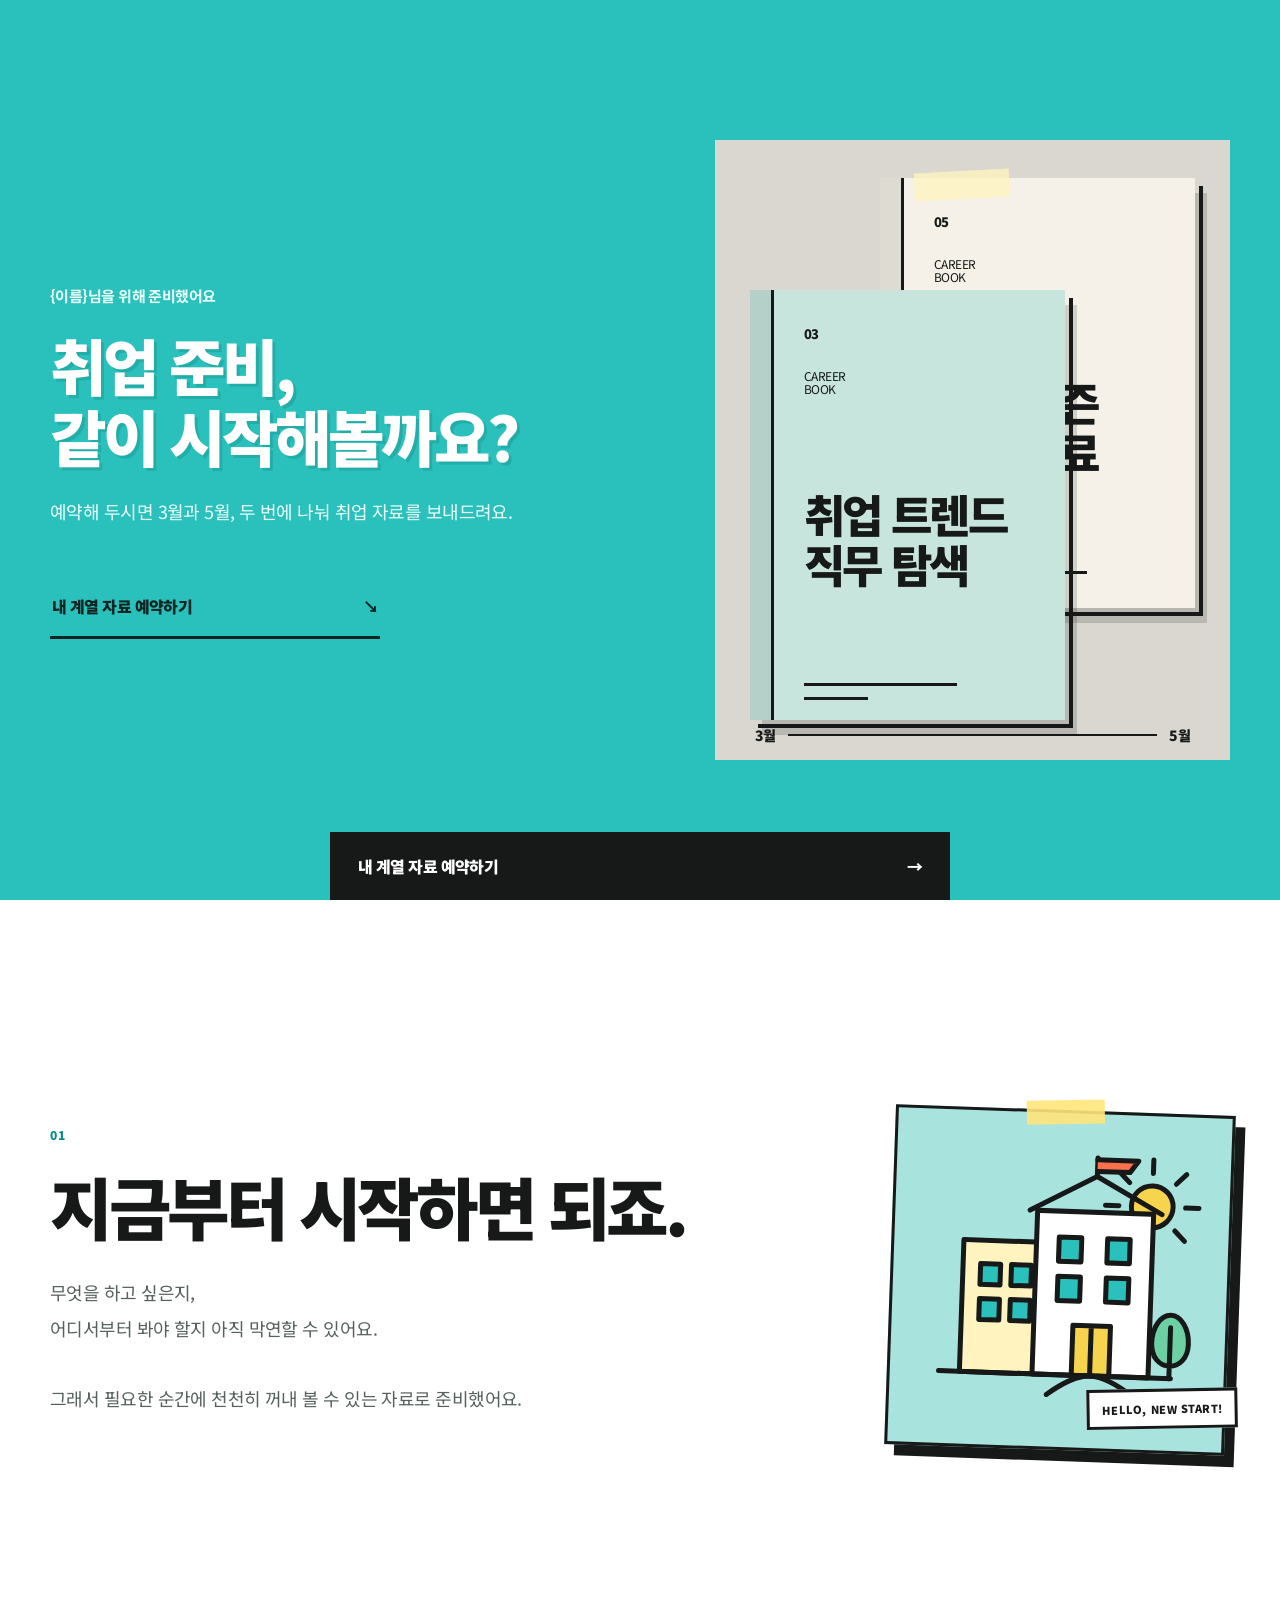
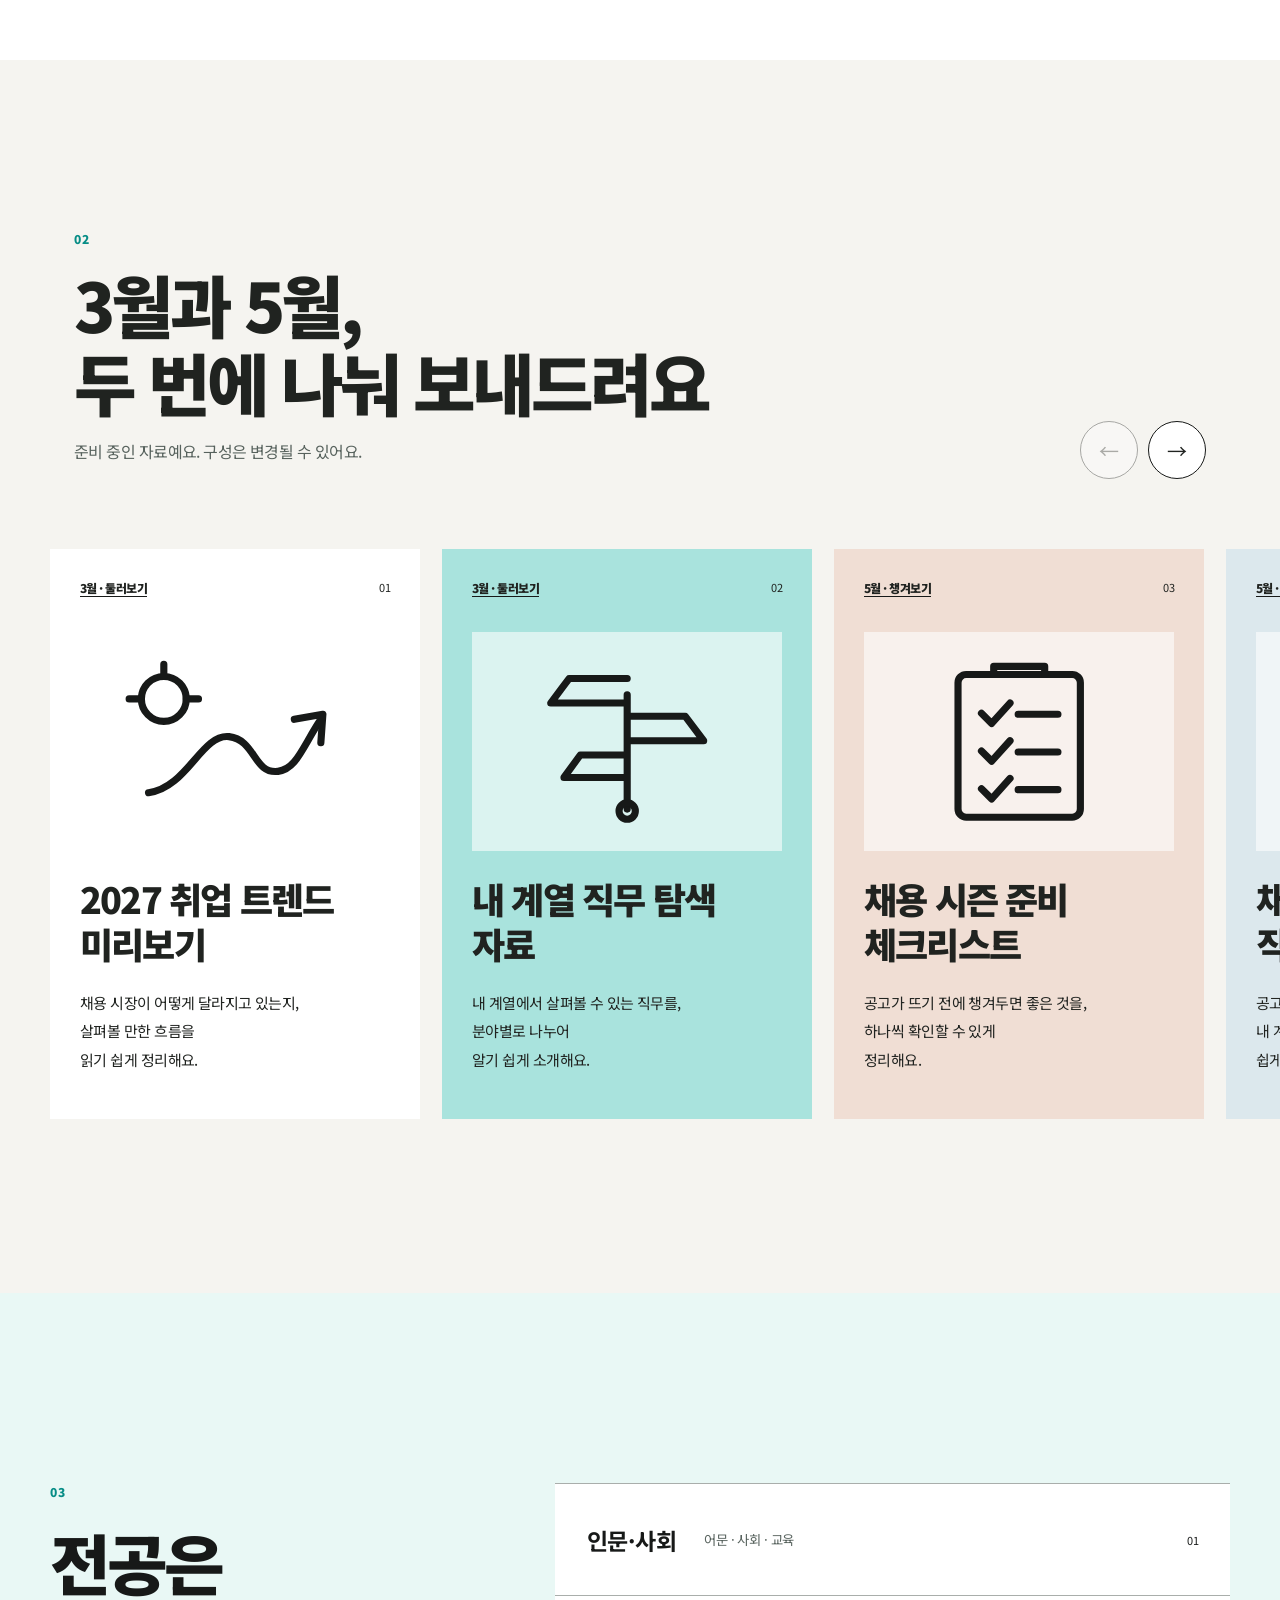
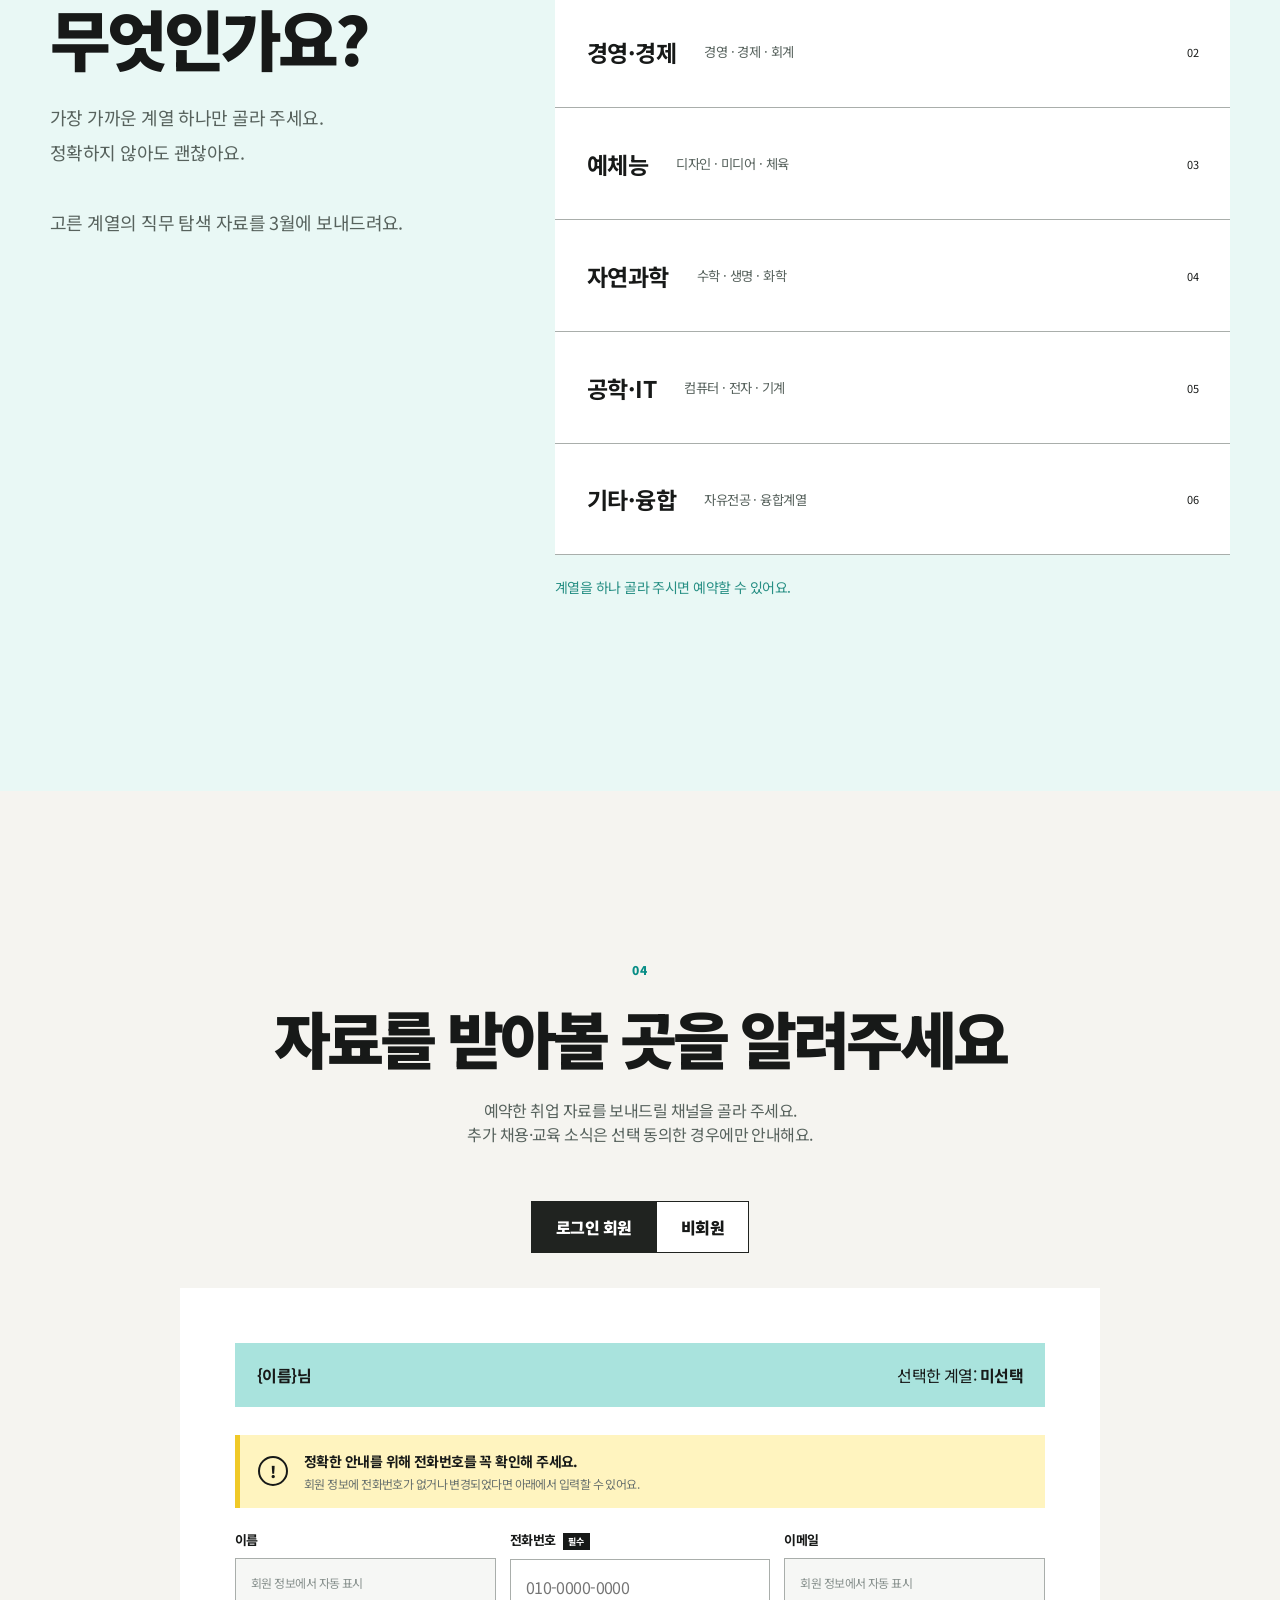
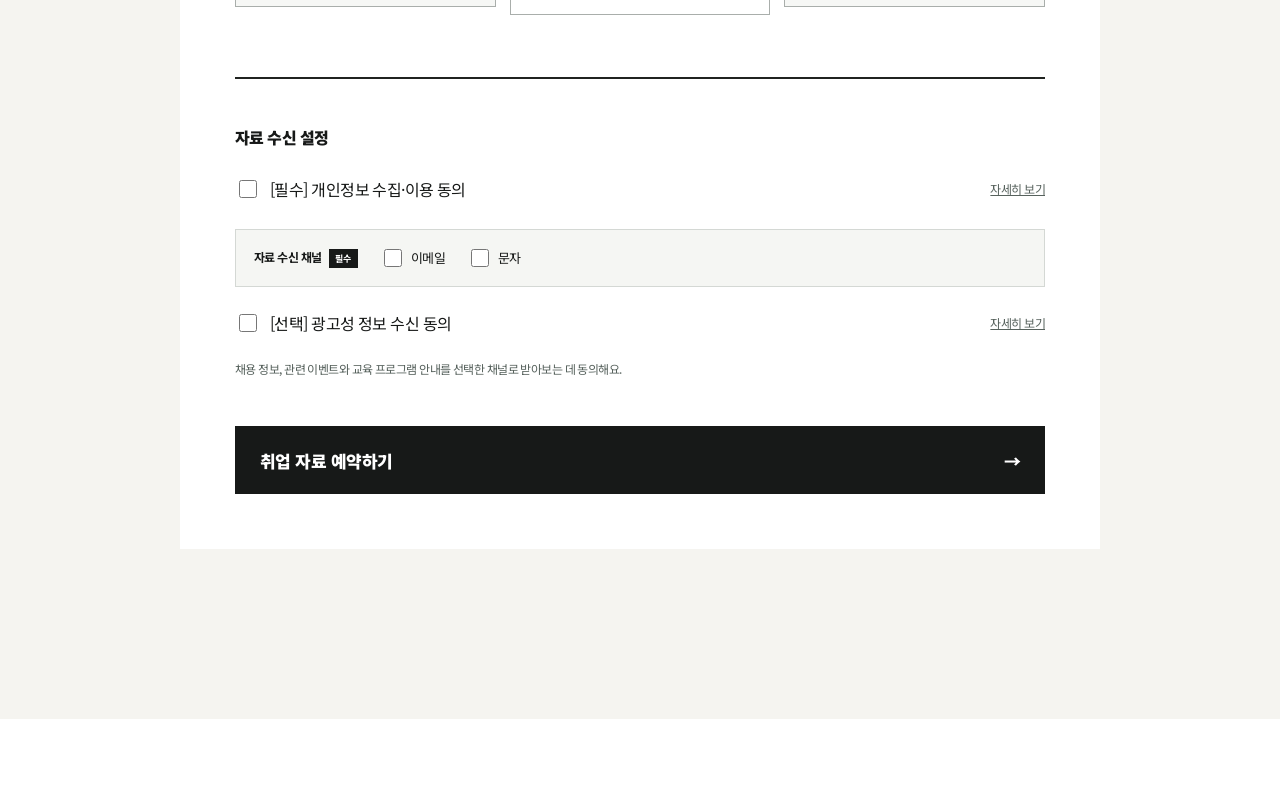
<file: index.html>
<!doctype html>
<html lang="ko" class="career-promo-page">
<head>
  <meta charset="utf-8">
  <meta name="viewport" content="width=device-width,initial-scale=1">
  <meta name="description" content="3월과 5월 취업 자료 예약 신청">
  <title>취업 준비, 같이 시작해볼까요?</title>
  <link rel="stylesheet" href="styles.css">
</head>
<body class="career-promo-page">
<div class="career-promo">
<main>
  <section class="hero" id="top">
    <div class="hero-copy">
      <p class="member-greeting" data-member-only><span class="member-name">{이름}</span>님을 위해 준비했어요</p>
      <h1>취업 준비,<br><span>같이 시작해볼까요?</span></h1>
      <p class="hero-sub">예약해 두시면 3월과 5월, 두 번에 나눠 취업 자료를 보내드려요.</p>
      <a class="primary-link" href="#fieldSelect">내 계열 자료 예약하기 <span aria-hidden="true">↘</span></a>
    </div>
    <div class="hero-visual book-scene" aria-hidden="true">
      <div class="book book-back"><span>05</span><i>CAREER<br>BOOK</i><b>채용 시즌<br>준비 자료</b><em></em></div>
      <div class="book book-front"><span>03</span><i>CAREER<br>BOOK</i><b>취업 트렌드<br>직무 탐색</b><em></em></div>
      <div class="date-line"><span>3월</span><i></i><span>5월</span></div>
    </div>
  </section>

  <section class="empathy">
    <p class="section-no">01</p>
    <div>
      <h2>지금부터 시작하면 되죠.</h2>
      <p>무엇을 하고 싶은지,<br>어디서부터 봐야 할지 아직 막연할 수 있어요.<br><br>그래서 필요한 순간에 천천히 꺼내 볼 수 있는 자료로 준비했어요.</p>
    </div>
    <div class="company-illustration" aria-hidden="true">
      <svg viewBox="0 0 360 310" role="img">
        <path class="sun" d="M287 39a25 25 0 1 1 0 50 25 25 0 0 1 0-50Z"/>
        <path class="ray" d="M287 24V8M287 104v16M247 64h-16M343 64h-16M259 36l-12-12M327 104l-12-12M315 36l12-12M247 104l12-12"/>
        <path class="building-back" d="M63 111h103v158H63z"/>
        <path class="building-front" d="M150 73h139v196H150z"/>
        <path class="roof" d="m141 73 79-43 79 43"/>
        <path class="flag-pole" d="M220 30V8"/>
        <path class="flag" d="M220 10h49l-10 14h-39"/>
        <path class="windows" d="M84 139h24v25H84zM121 139h24v25h-24zM84 181h24v25H84zM121 181h24v25h-24zM177 104h27v29h-27zM235 104h27v29h-27zM177 151h27v29h-27zM235 151h27v29h-27z"/>
        <path class="door" d="M197 209h45v60h-45zM219 210v59"/>
        <path class="ground" d="M38 269h278"/>
        <path class="tree" d="M314 208v61M292 227c0-19 10-34 22-34s22 15 22 34c0 17-10 27-22 27s-22-10-22-27Z"/>
        <path class="walk" d="M168 293c21-16 37-24 51-24 15 0 32 8 54 24"/>
      </svg>
      <span>HELLO, NEW START!</span>
    </div>
  </section>

  <section class="materials" id="materials">
    <div class="materials-head section-width">
      <div>
        <p class="section-no">02</p>
        <h2>3월과 5월,<br>두 번에 나눠 보내드려요</h2>
        <p>준비 중인 자료예요. 구성은 변경될 수 있어요.</p>
      </div>
      <div class="card-controls">
        <button type="button" class="card-prev" aria-label="이전 자료">←</button>
        <button type="button" class="card-next" aria-label="다음 자료">→</button>
      </div>
    </div>
    <div class="material-track">
      <article class="material-card">
        <div class="month-label">3월 · 둘러보기</div>
        <span class="card-no">01</span>
        <div class="card-graphic" aria-hidden="true"><svg viewBox="0 0 240 180"><path d="M35 140c38-5 52-58 79-55 26 3 24 37 48 34 18-2 24-24 42-51"/><path d="m178 68 28-5-2 28"/><circle cx="50" cy="48" r="22"/><path d="M50 26V14M28 48H16M72 48h12"/></svg></div>
        <h3>2027 취업 트렌드<br>미리보기</h3>
        <p>채용 시장이 어떻게 달라지고 있는지,<br>살펴볼 만한 흐름을<br>읽기 쉽게 정리해요.</p>
      </article>
      <article class="material-card">
        <div class="month-label">3월 · 둘러보기</div>
        <span class="card-no">02</span>
        <div class="card-graphic" aria-hidden="true"><svg viewBox="0 0 240 180"><path d="M120 156V44M120 52H45l18-24h57M120 89h75l-18-24h-57M120 125H58l16-22h46"/><circle cx="120" cy="158" r="8"/></svg></div>
        <h3 id="fieldCardTitle">내 계열 직무 탐색<br>자료</h3>
        <p>내 계열에서 살펴볼 수 있는 직무를,<br>분야별로 나누어<br>알기 쉽게 소개해요.</p>
      </article>
      <article class="material-card">
        <div class="month-label">5월 · 챙겨보기</div>
        <span class="card-no">03</span>
        <div class="card-graphic" aria-hidden="true"><svg viewBox="0 0 240 180"><rect x="60" y="24" width="120" height="140" rx="8"/><path d="M95 24v-8h50v8M83 62l10 10 18-20M119 63h39M83 99l10 10 18-20M119 100h39M83 136l10 10 18-20M119 137h39"/></svg></div>
        <h3>채용 시즌 준비<br>체크리스트</h3>
        <p>공고가 뜨기 전에 챙겨두면 좋은 것을,<br>하나씩 확인할 수 있게<br>정리해요.</p>
      </article>
      <article class="material-card">
        <div class="month-label">5월 · 챙겨보기</div>
        <span class="card-no">04</span>
        <div class="card-graphic" aria-hidden="true"><svg viewBox="0 0 240 180"><rect x="38" y="24" width="118" height="134" rx="5"/><path d="M60 54h72M60 78h72M60 102h50M60 126h38"/><circle cx="161" cy="112" r="35"/><path d="m186 137 24 24"/></svg></div>
        <h3>채용 공고 읽는 법과<br>직무 용어 사전</h3>
        <p>공고에 자주 나오는 말을,<br>내 계열 기준으로 풀어서<br>쉽게 설명해요.</p>
      </article>
    </div>
  </section>

  <section class="field-section" id="fieldSelect">
    <div class="field-copy">
      <p class="section-no">03</p>
      <h2>전공은 무엇인가요?</h2>
      <p>가장 가까운 계열 하나만 골라 주세요.<br>정확하지 않아도 괜찮아요.<br><br>고른 계열의 직무 탐색 자료를 3월에 보내드려요.</p>
    </div>
    <fieldset class="field-options" aria-describedby="fieldFeedback">
      <legend class="sr-only">계열 선택</legend>
      <label><input type="radio" name="field" value="humanities_social"><span><b>인문·사회</b><small>어문 · 사회 · 교육</small></span><i aria-hidden="true">01</i></label>
      <label><input type="radio" name="field" value="business_economics"><span><b>경영·경제</b><small>경영 · 경제 · 회계</small></span><i aria-hidden="true">02</i></label>
      <label><input type="radio" name="field" value="arts_sports"><span><b>예체능</b><small>디자인 · 미디어 · 체육</small></span><i aria-hidden="true">03</i></label>
      <label><input type="radio" name="field" value="natural_science"><span><b>자연과학</b><small>수학 · 생명 · 화학</small></span><i aria-hidden="true">04</i></label>
      <label><input type="radio" name="field" value="engineering_it"><span><b>공학·IT</b><small>컴퓨터 · 전자 · 기계</small></span><i aria-hidden="true">05</i></label>
      <label><input type="radio" name="field" value="other_convergence"><span><b>기타·융합</b><small>자유전공 · 융합계열</small></span><i aria-hidden="true">06</i></label>
    </fieldset>
    <p class="field-feedback" id="fieldFeedback" aria-live="polite">계열을 하나 골라 주시면 예약할 수 있어요.</p>
  </section>

  <section class="reservation" id="reservationForm">
    <div class="reservation-inner">
      <div class="form-intro">
        <p class="section-no">04</p>
        <h2>자료를 받아볼 곳을 알려주세요</h2>
        <p>예약한 취업 자료를 보내드릴 채널을 골라 주세요.<br>추가 채용·교육 소식은 선택 동의한 경우에만 안내해요.</p>
      </div>
      <div class="state-switch" role="group" aria-label="회원 여부">
        <button type="button" class="state-btn active" data-state="member" aria-pressed="true">로그인 회원</button>
        <button type="button" class="state-btn" data-state="guest" aria-pressed="false">비회원</button>
      </div>

      <form class="reserve-form member-form" data-form="member" novalidate aria-label="로그인 회원 예약">
        <div class="summary-box"><strong><span class="member-name">{이름}</span>님</strong><span>선택한 계열: <b class="selected-field">미선택</b></span></div>
        <p class="phone-check-note"><span aria-hidden="true">!</span><strong>정확한 안내를 위해 전화번호를 꼭 확인해 주세요.</strong><small>회원 정보에 전화번호가 없거나 변경되었다면 아래에서 입력할 수 있어요.</small></p>
        <div class="readonly-grid">
          <div><span class="field-label" id="memberNameLabel">이름</span><p id="memberNameDisplay" data-member-name aria-labelledby="memberNameLabel">회원 정보에서 자동 표시</p></div>
          <div class="member-contact">
            <label for="memberPhone">전화번호 <b>필수</b></label>
            <input id="memberPhone" type="tel" name="memberPhone" autocomplete="tel" inputmode="tel" placeholder="010-0000-0000" aria-required="true" aria-invalid="false" aria-describedby="memberPhoneError">
            <span class="input-error" id="memberPhoneError"></span>
          </div>
          <div><span class="field-label" id="memberEmailLabel">이메일</span><p id="memberEmailDisplay" data-member-email aria-labelledby="memberEmailLabel">회원 정보에서 자동 표시</p></div>
        </div>
        <div class="consent-panel">
          <p class="consent-title">자료 수신 설정</p>
          <div class="check-line">
            <label><input type="checkbox" name="memberPrivacy"><span>[필수] 개인정보 수집·이용 동의</span></label>
            <button type="button" data-modal="privacy" aria-haspopup="dialog" aria-controls="privacyModal">자세히 보기</button>
          </div>
          <fieldset class="channels required-channel">
            <legend class="sr-only">자료 수신 채널, 필수</legend>
            <span aria-hidden="true">자료 수신 채널 <b>필수</b></span>
            <label><input type="checkbox" name="memberChannel" value="email"> 이메일</label>
            <label><input type="checkbox" name="memberChannel" value="sms"> 문자</label>
          </fieldset>
          <div class="check-line">
            <label><input type="checkbox" name="memberMarketing"><span>[선택] 광고성 정보 수신 동의</span></label>
            <button type="button" data-modal="marketing" aria-haspopup="dialog" aria-controls="marketingModal">자세히 보기</button>
          </div>
          <p class="consent-copy">채용 정보, 관련 이벤트와 교육 프로그램 안내를 선택한 채널로 받아보는 데 동의해요.</p>
        </div>
        <p class="form-error" role="alert"></p>
        <button class="submit-reservation" type="submit"><span class="submit-label">취업 자료 예약하기</span><span aria-hidden="true">→</span></button>
      </form>

      <form class="reserve-form guest-form" data-form="guest" novalidate hidden aria-label="비회원 예약">
        <div class="input-grid">
          <label for="guestName">이름
            <input id="guestName" type="text" name="guestName" autocomplete="name" placeholder="이름을 입력해 주세요" aria-required="true" aria-invalid="false" aria-describedby="guestNameError">
            <span class="input-error" id="guestNameError"></span>
          </label>
          <label for="guestPhone">전화번호
            <input id="guestPhone" type="tel" name="guestPhone" autocomplete="tel" inputmode="tel" placeholder="010-0000-0000" aria-required="true" aria-invalid="false" aria-describedby="guestPhoneError">
            <span class="input-error" id="guestPhoneError"></span>
          </label>
          <label for="guestEmail">이메일
            <input id="guestEmail" type="email" name="guestEmail" autocomplete="email" placeholder="name@example.com" aria-required="true" aria-invalid="false" aria-describedby="guestEmailError">
            <span class="input-error" id="guestEmailError"></span>
          </label>
        </div>
        <div class="login-note">회원이라면 로그인하면 입력 없이 예약할 수 있어요 <a href="#" data-login-link>로그인</a></div>
        <div class="consent-panel">
          <label class="check-line all"><input type="checkbox" name="allConsent"><span>전체 동의</span></label>
          <div class="check-line">
            <label><input type="checkbox" name="privacy"><span>[필수] 개인정보 수집·이용 동의</span></label>
            <button type="button" data-modal="privacy" aria-haspopup="dialog" aria-controls="privacyModal">자세히 보기</button>
          </div>
          <fieldset class="channels required-channel">
            <legend class="sr-only">자료 수신 채널, 필수</legend>
            <span aria-hidden="true">자료 수신 채널 <b>필수</b></span>
            <label><input type="checkbox" name="guestChannel" value="email"> 이메일</label>
            <label><input type="checkbox" name="guestChannel" value="sms"> 문자</label>
          </fieldset>
          <div class="check-line">
            <label><input type="checkbox" name="marketing"><span>[선택] 광고성 정보 수신 동의</span></label>
            <button type="button" data-modal="marketing" aria-haspopup="dialog" aria-controls="marketingModal">자세히 보기</button>
          </div>
          <p class="consent-copy">채용 정보, 관련 이벤트와 교육 프로그램 안내를 선택한 채널로 받아보는 데 동의해요.</p>
        </div>
        <p class="privacy-note">입력하신 정보는 예약한 취업 자료 발송에 사용돼요. 광고성 정보 수신 동의는 선택 사항이며 언제든 철회할 수 있어요.</p>
        <p class="form-error" role="alert"></p>
        <button class="submit-reservation" type="submit"><span class="submit-label">취업 자료 예약하기</span><span aria-hidden="true">→</span></button>
      </form>
    </div>
  </section>

  <section class="completion" id="completion" hidden tabindex="-1" aria-labelledby="completionTitle">
    <div>
      <p class="eyebrow">RESERVATION COMPLETE</p>
      <h2 id="completionTitle">예약이 완료됐어요</h2>
      <p>3월과 5월에 나눠 자료를 보내드릴게요.<br>천천히 기다리셔도 괜찮아요.</p>
      <button type="button" class="already-btn" aria-expanded="false" aria-controls="alreadyCopy">이미 예약한 경우 보기</button>
      <p class="already-copy" id="alreadyCopy" hidden>이미 예약해 주셨어요. 3월과 5월에 맞춰 보내드릴게요.</p>
    </div>
  </section>
</main>

<dialog class="detail-modal" id="privacyModal" aria-labelledby="privacyModalTitle">
  <div class="modal-head"><p>필수 동의 안내</p><button type="button" class="modal-close" aria-label="닫기">×</button></div>
  <h2 id="privacyModalTitle">개인정보 수집·이용 동의</h2>
  <div class="modal-table">
    <div><b>수집 항목</b><p>이름, 휴대전화번호, 이메일, 선택한 전공 계열</p></div>
    <div><b>이용 목적</b><p>취업 자료 예약 확인, 자료 발송 및 관련 문의 처리</p></div>
    <div><b>보유·이용 기간</b><p>프로모션 종료일까지</p></div>
    <div><b>동의 거부 안내</b><p>동의를 거부할 수 있으나, 자료 예약 및 발송이 제한될 수 있어요.</p></div>
  </div>
  <button type="button" class="modal-confirm">확인했어요</button>
</dialog>

<dialog class="detail-modal" id="marketingModal" aria-labelledby="marketingModalTitle">
  <div class="modal-head"><p>선택 동의 안내</p><button type="button" class="modal-close" aria-label="닫기">×</button></div>
  <h2 id="marketingModalTitle">광고성 정보 수신 동의</h2>
  <p class="modal-lead">아래와 같은 추가 소식을 선택한 채널로 보내드려요.</p>
  <div class="modal-table">
    <div><b>전송 주체</b><p>(주)메가커리어랩</p></div>
    <div><b>수신 내용</b><p>채용 정보, 취업 관련 자료, 이벤트 및 교육 프로그램 안내</p></div>
    <div><b>수신 채널</b><p>이메일·문자 중 사용자가 선택한 채널</p></div>
    <div><b>이용 기간</b><p>수신 동의 철회 시까지</p></div>
    <div><b>철회 방법</b><p>마이페이지, 이메일 하단 수신거부, 문자 내 거부 방법 또는 고객센터</p></div>
    <div><b>동의 거부 안내</b><p>동의하지 않아도 취업 자료 예약에는 영향이 없어요.</p></div>
  </div>
  <p class="modal-footnote">야간 시간(오후 9시~다음 날 오전 8시)에는 별도 동의 없이 광고성 정보를 보내지 않아요.</p>
  <button type="button" class="modal-confirm">확인했어요</button>
</dialog>

<div class="sticky-cta"><a href="#fieldSelect">내 계열 자료 예약하기 <span aria-hidden="true">→</span></a></div>
</div>
<script src="app.js"></script>
</body>
</html>
</file>
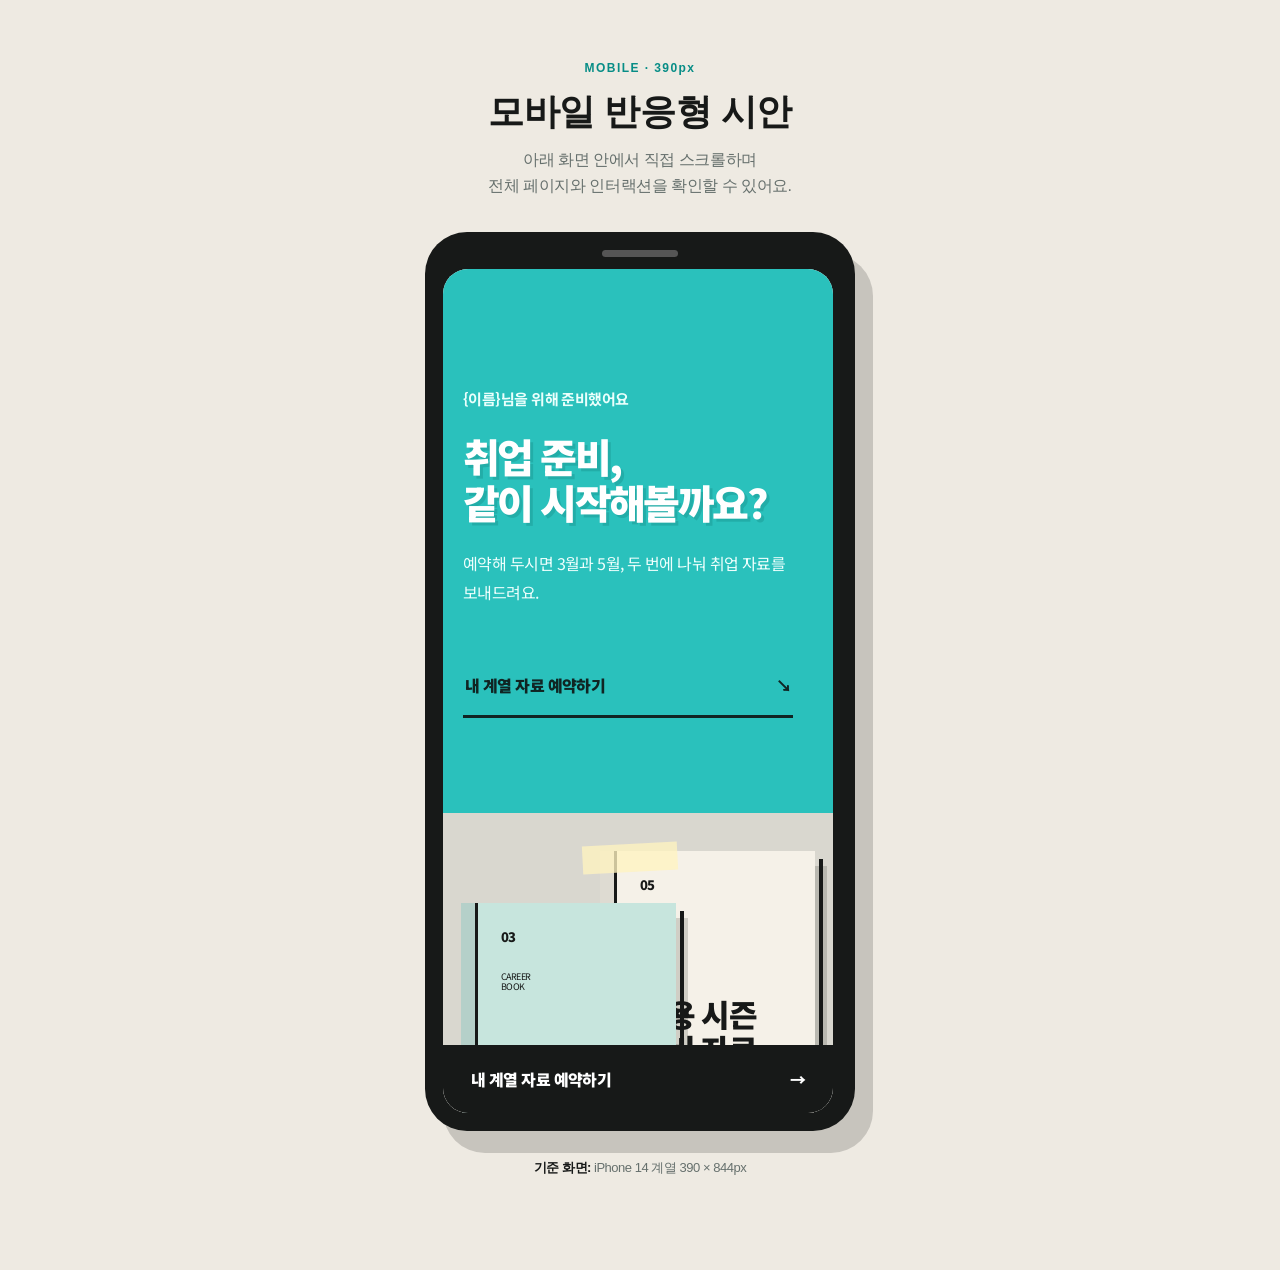
<file: mobile-preview.html>
<!doctype html>
<html lang="ko">
<head>
  <meta charset="utf-8">
  <meta name="viewport" content="width=device-width,initial-scale=1">
  <title>모바일 시안 · 취업 자료 예약</title>
  <style>
    *{box-sizing:border-box}body{margin:0;background:#eeeae2;color:#171918;font-family:'Apple SD Gothic Neo','Noto Sans KR',sans-serif;letter-spacing:-.03em}.preview{min-height:100vh;padding:58px 24px 80px;display:flex;flex-direction:column;align-items:center}.head{width:min(720px,100%);text-align:center;margin-bottom:32px}.head span{font-size:12px;font-weight:900;letter-spacing:.12em;color:#078d86}.head h1{font-size:36px;margin:12px 0 10px}.head p{margin:0;color:#66706d;line-height:1.65}.device{width:430px;max-width:100%;padding:18px;background:#171918;border-radius:42px;box-shadow:18px 22px 0 rgba(23,25,24,.18)}.speaker{width:76px;height:7px;background:#555;border-radius:999px;margin:0 auto 12px}.screen{width:390px;max-width:100%;height:844px;border:0;border-radius:25px;background:#fff;display:block}.note{margin-top:28px;font-size:13px;color:#66706d}.note b{color:#171918}@media(max-width:480px){.preview{padding:28px 10px 45px}.head h1{font-size:29px}.device{padding:10px;border-radius:30px}.screen{height:760px;border-radius:21px}.speaker{margin-bottom:8px}}
  </style>
</head>
<body>
  <main class="preview">
    <div class="head"><span>MOBILE · 390px</span><h1>모바일 반응형 시안</h1><p>아래 화면 안에서 직접 스크롤하며<br>전체 페이지와 인터랙션을 확인할 수 있어요.</p></div>
    <div class="device"><div class="speaker"></div><iframe class="screen" src="index.html" title="취업 자료 예약 페이지 모바일 시안"></iframe></div>
    <p class="note"><b>기준 화면:</b> iPhone 14 계열 390 × 844px</p>
  </main>
</body>
</html>
</file>
<file: styles.css>
@import url('https://fonts.googleapis.com/css2?family=Noto+Sans+KR:wght@400;500;600;700;900&display=swap');

/* 단독 페이지에서만 문서 여백을 맞춥니다. 기존 사이트에 넣을 때는 .career-promo 블록만 사용합니다. */
html.career-promo-page { scroll-behavior: smooth; }
body.career-promo-page { margin: 0; background: #fff; }

.career-promo {
  --ink: #202320;
  --text: #171918;
  --muted: #57625d;
  --paper: #f5f4f0;
  --mint: #2ac1bc;
  --mint-deep: #078d86;
  --mint-soft: #a9e3dd;
  --mint-wash: #e9f8f5;
  --line: #a9aeab;
  --error: #bd342b;
  --max: 1180px;
  --gutter: max(24px, calc((100vw - var(--max)) / 2));
  --cta: 68px;
  color: var(--text);
  background: #fff;
  font-family: "Noto Sans KR", sans-serif;
  font-size: 16px;
  letter-spacing: -0.035em;
  padding-bottom: var(--cta);
  overflow-x: clip;
}

.career-promo,
.career-promo *,
.career-promo *::before,
.career-promo *::after { box-sizing: border-box; }

.career-promo a { color: inherit; text-decoration: none; }
.career-promo button,
.career-promo input { font: inherit; letter-spacing: inherit; }
.career-promo button { color: inherit; }
.career-promo p { margin: 1em 0; }
.career-promo h1,
.career-promo h2,
.career-promo h3,
.career-promo p { word-break: keep-all; }
.career-promo h1,
.career-promo h2 {
  margin: 24px 0;
  font-weight: 900;
  line-height: 1.15;
}
.career-promo h3 { margin: 0 0 15px; }

.career-promo .section-width { max-width: var(--max); margin: auto; padding-left: 24px; padding-right: 24px; }
.career-promo .section-no,
.career-promo .eyebrow {
  margin: 0;
  font-size: 12px;
  font-weight: 900;
  letter-spacing: 0.12em;
  color: var(--mint-deep);
}
.career-promo .sr-only {
  position: absolute;
  width: 1px;
  height: 1px;
  padding: 0;
  margin: -1px;
  overflow: hidden;
  clip: rect(0, 0, 0, 0);
  white-space: nowrap;
  border: 0;
}
.career-promo [hidden] { display: none !important; }
.career-promo :focus-visible { outline: 3px solid #102523; outline-offset: 3px; }

/* 히어로 */
.career-promo .hero {
  display: grid;
  grid-template-columns: 1.05fr 0.95fr;
  align-items: center;
  gap: 95px;
  min-height: 900px;
  padding: 120px var(--gutter);
  background: var(--mint);
  overflow: hidden;
}
.career-promo .member-greeting { margin: 24px 0 0; color: #eafffc; font-size: 15px; font-weight: 700; }
.career-promo .hero h1 {
  color: #fff;
  font-size: clamp(38px, 4.8vw, 62px);
  letter-spacing: -0.065em;
  text-shadow: 3px 3px 0 rgba(0, 83, 79, 0.18);
}
.career-promo .hero h1 span { white-space: nowrap; }
.career-promo .hero-sub { margin: 0; color: #effffd; font-size: 18px; font-weight: 400; line-height: 1.8; }
.career-promo .primary-link {
  display: flex;
  align-items: center;
  justify-content: space-between;
  width: 330px;
  max-width: 100%;
  margin-top: 48px;
  padding: 18px 2px;
  border-bottom: 3px solid #102523;
  color: #102523;
  font-weight: 900;
}
.career-promo .hero-visual {
  position: relative;
  height: 620px;
  padding: 45px;
  background: #d9d7cf;
  overflow: hidden;
}
.career-promo .hero-visual::after {
  content: "";
  position: absolute;
  z-index: 5;
  left: 48%;
  top: 31px;
  width: 95px;
  height: 28px;
  background: rgba(255, 244, 193, 0.78);
  transform: translateX(-50%) rotate(-3deg);
}
.career-promo .book {
  position: absolute;
  display: flex;
  flex-direction: column;
  width: 315px;
  height: 430px;
  padding: 34px 36px 34px 54px;
  background: #f5f1e8;
  box-shadow: 12px 15px 0 rgba(23, 25, 24, 0.16);
  transform-origin: 50% 90%;
  will-change: transform;
}
.career-promo .book::before {
  content: "";
  position: absolute;
  left: 0;
  top: 0;
  bottom: 0;
  width: 24px;
  background: rgba(23, 25, 24, 0.1);
  border-right: 3px solid var(--text);
}
.career-promo .book::after {
  content: "";
  position: absolute;
  z-index: -1;
  inset: 8px -8px -8px 8px;
  border-right: 4px solid var(--text);
  border-bottom: 4px solid var(--text);
}
.career-promo .book span { font-size: 13px; font-weight: 900; }
.career-promo .book i { margin-top: 26px; font-style: normal; font-size: 12px; line-height: 1.1; }
.career-promo .book b {
  margin: auto 0;
  font-size: 45px;
  font-weight: 900;
  line-height: 1.12;
  letter-spacing: -0.06em;
}
.career-promo .book em { position: relative; width: 68%; height: 3px; background: var(--text); }
.career-promo .book em::after {
  content: "";
  position: absolute;
  top: 14px;
  left: 0;
  width: 42%;
  height: 3px;
  background: var(--text);
}
.career-promo .book-back {
  top: 38px;
  right: 35px;
  animation: career-book-back-sway 4.2s ease-in-out infinite alternate;
}
.career-promo .book-front {
  bottom: 40px;
  left: 35px;
  background: #c7e5dd;
  animation: career-book-front-sway 3.6s ease-in-out infinite alternate;
}
.career-promo .date-line {
  position: absolute;
  right: 40px;
  bottom: 15px;
  left: 40px;
  display: flex;
  align-items: center;
  gap: 12px;
  font-size: 14px;
  font-weight: 900;
}
.career-promo .date-line i { flex: 1; height: 2px; background: var(--text); }
@keyframes career-book-front-sway {
  from { transform: rotate(-7deg) translateX(-3px); }
  to { transform: rotate(-3.5deg) translateX(5px); }
}
@keyframes career-book-back-sway {
  from { transform: rotate(5deg) translateX(3px); }
  to { transform: rotate(8deg) translateX(-4px); }
}

/* 공감 */
.career-promo .empathy {
  display: grid;
  grid-template-columns: minmax(0, 1fr) 340px;
  grid-template-rows: auto auto;
  column-gap: 76px;
  row-gap: 24px;
  align-items: center;
  padding: 210px var(--gutter);
  background: #fff;
}
.career-promo .empathy > .section-no { grid-column: 1; grid-row: 1; align-self: end; }
.career-promo .empathy > div:not(.company-illustration) { grid-column: 1; grid-row: 2; align-self: start; }
.career-promo .empathy h2 { margin: 0 0 30px; font-size: 68px; letter-spacing: -0.065em; }
.career-promo .empathy p:last-child,
.career-promo .field-copy > p:last-child { color: var(--muted); font-size: 18px; line-height: 1.95; }
.career-promo .company-illustration {
  position: relative;
  grid-column: 2;
  grid-row: 1 / span 2;
  display: grid;
  place-items: center;
  width: 340px;
  height: 340px;
  background: var(--mint-soft);
  border: 3px solid var(--text);
  box-shadow: 10px 11px 0 var(--text);
  transform: rotate(2deg);
}
.career-promo .company-illustration::before {
  content: "";
  position: absolute;
  left: 50%;
  top: -13px;
  width: 78px;
  height: 24px;
  background: rgba(255, 230, 124, 0.9);
  transform: translateX(-50%) rotate(-3deg);
}
.career-promo .company-illustration svg {
  width: 90%;
  height: 86%;
  overflow: visible;
  fill: none;
  stroke: var(--text);
  stroke-width: 6;
  stroke-linecap: round;
  stroke-linejoin: round;
}
.career-promo .company-illustration .sun { fill: #f7d44d; }
.career-promo .company-illustration .building-back { fill: #fff4bf; }
.career-promo .company-illustration .building-front { fill: #fff; }
.career-promo .company-illustration .flag { fill: #ff704d; }
.career-promo .company-illustration .windows { fill: var(--mint); }
.career-promo .company-illustration .door { fill: #f7d44d; }
.career-promo .company-illustration .tree { fill: #6dd0a2; }
.career-promo .company-illustration span {
  position: absolute;
  right: -15px;
  bottom: 22px;
  padding: 9px 12px;
  background: #fff;
  border: 3px solid var(--text);
  font-size: 11px;
  font-weight: 900;
  letter-spacing: 0.05em;
  transform: rotate(-3deg);
}

/* 자료 카드 */
.career-promo .materials { padding: 170px 0 150px; background: var(--paper); color: var(--ink); overflow: hidden; }
.career-promo .materials-head { display: flex; align-items: end; justify-content: space-between; }
.career-promo .materials h2 { margin: 18px 0; font-size: 68px; letter-spacing: -0.06em; }
.career-promo .materials-head > div > p:last-child { color: var(--muted); }
.career-promo .card-controls { display: flex; gap: 10px; }
.career-promo .card-controls button {
  width: 58px;
  height: 58px;
  border: 1px solid var(--text);
  border-radius: 50%;
  background: #fff;
  color: var(--ink);
  font-size: 20px;
  cursor: pointer;
}
.career-promo .card-controls button:disabled { opacity: 0.35; cursor: default; }
.career-promo .material-track {
  display: flex;
  gap: 22px;
  overflow-x: auto;
  scroll-snap-type: x mandatory;
  padding: 70px var(--gutter) 24px;
  scroll-padding-inline: var(--gutter);
  scrollbar-width: none;
}
.career-promo .material-track::-webkit-scrollbar { display: none; }
.career-promo .material-card {
  position: relative;
  display: flex;
  flex-direction: column;
  flex: 0 0 370px;
  height: 570px;
  padding: 30px;
  color: var(--ink);
  scroll-snap-align: start;
}
.career-promo .material-card:nth-child(1) { background: #fff; }
.career-promo .material-card:nth-child(2) { background: var(--mint-soft); }
.career-promo .material-card:nth-child(3) { background: #f0ded4; }
.career-promo .material-card:nth-child(4) { background: #dce8ed; }
.career-promo .month-label {
  display: inline-flex;
  width: max-content;
  padding: 0;
  border-bottom: 1px solid var(--text);
  color: var(--ink);
  font-size: 12px;
  font-weight: 900;
}
.career-promo .card-no { position: absolute; top: 30px; right: 30px; font-size: 11px; }
.career-promo .card-graphic {
  display: grid;
  place-items: center;
  height: 250px;
  margin: 35px 0 25px;
  background: rgba(255, 255, 255, 0.58);
}
.career-promo .card-graphic svg {
  width: 84%;
  height: 84%;
  fill: none;
  stroke: var(--text);
  stroke-width: 7;
  stroke-linecap: round;
  stroke-linejoin: round;
}
.career-promo .material-card h3 { font-size: 36px; font-weight: 900; line-height: 1.25; letter-spacing: -0.05em; }
.career-promo .material-card > p { margin-top: 8px; font-size: 15px; line-height: 1.9; }

/* 계열 선택 */
.career-promo .field-section {
  display: grid;
  grid-template-columns: 0.75fr 1.25fr;
  column-gap: 100px;
  padding: 190px var(--gutter);
  background: var(--mint-wash);
}
.career-promo .field-copy { position: sticky; top: 50px; height: max-content; }
.career-promo .field-section h2 { font-size: 66px; letter-spacing: -0.06em; }
.career-promo .field-options { display: grid; gap: 0; margin: 0; padding: 0; border: 0; min-width: 0; }
.career-promo .field-options input {
  position: absolute;
  width: 1px;
  height: 1px;
  padding: 0;
  margin: -1px;
  overflow: hidden;
  clip: rect(0, 0, 0, 0);
  white-space: nowrap;
  border: 0;
}
.career-promo .field-options label {
  position: relative;
  display: grid;
  grid-template-columns: 1fr 50px;
  align-items: center;
  min-height: 112px;
  padding: 0 32px;
  background: #fff;
  border-top: 1px solid var(--line);
  cursor: pointer;
  transition: background-color 0.2s ease;
}
.career-promo .field-options label:last-child { border-bottom: 1px solid var(--line); }
.career-promo .field-options label:focus-within { outline: 3px solid #102523; outline-offset: -3px; }
.career-promo .field-options input:focus { outline: none; }
.career-promo .field-options label:has(input:checked) { background: var(--mint-soft); }
.career-promo .field-options label:has(input:checked) b::after {
  content: " 선택됨";
  margin-left: 10px;
  color: var(--ink);
  font-size: 11px;
}
.career-promo .field-options span { display: flex; align-items: center; gap: 28px; }
.career-promo .field-options b { font-size: 23px; }
.career-promo .field-options small { color: var(--muted); }
.career-promo .field-options i { margin-left: auto; font-style: normal; font-size: 11px; }
.career-promo .field-feedback { grid-column: 2; min-height: 24px; margin: 22px 0 0; color: #278f84; font-size: 14px; }

/* 예약 폼 */
.career-promo .reservation { padding: 170px 24px; background: var(--paper); }
.career-promo .reservation-inner { max-width: 920px; margin: auto; }
.career-promo .form-intro { text-align: center; }
.career-promo .form-intro h2 { font-size: 62px; letter-spacing: -0.06em; }
.career-promo .form-intro > p:last-child { color: var(--muted); }
.career-promo .state-switch { display: flex; justify-content: center; margin: 55px 0 35px; }
.career-promo .state-btn {
  padding: 13px 24px;
  border: 1px solid var(--ink);
  background: #fff;
  font-weight: 900;
  cursor: pointer;
}
.career-promo .state-btn + .state-btn { border-left: 0; }
.career-promo .state-btn.active { background: var(--ink); color: #fff; }
.career-promo .state-btn.active:focus-visible { outline-color: var(--mint); }
.career-promo .reserve-form { padding: 55px; background: #fff; }
.career-promo .summary-box {
  display: flex;
  align-items: center;
  justify-content: space-between;
  margin-bottom: 28px;
  padding: 20px 22px;
  background: var(--mint-soft);
}
.career-promo .phone-check-note {
  display: grid;
  grid-template-columns: 34px 1fr;
  column-gap: 12px;
  align-items: center;
  margin: 25px 0 22px;
  padding: 16px 18px;
  background: #fff4bf;
  border-left: 5px solid #f0c928;
}
.career-promo .phone-check-note > span {
  grid-row: 1 / span 2;
  display: grid;
  place-items: center;
  width: 30px;
  height: 30px;
  border: 2px solid var(--text);
  border-radius: 50%;
  font-weight: 900;
}
.career-promo .phone-check-note strong { font-size: 14px; }
.career-promo .phone-check-note small { margin-top: 4px; color: #68716e; font-size: 12px; }
.career-promo .readonly-grid,
.career-promo .input-grid { display: grid; grid-template-columns: repeat(3, 1fr); gap: 14px; }
.career-promo .readonly-grid > div,
.career-promo .input-grid > label,
.career-promo .member-contact { display: flex; flex-direction: column; gap: 9px; }
.career-promo .readonly-grid .field-label,
.career-promo .input-grid label,
.career-promo .member-contact label { font-size: 13px; font-weight: 700; }
.career-promo .readonly-grid p,
.career-promo .member-contact input,
.career-promo .input-grid input {
  width: 100%;
  min-width: 0;
  margin: 0;
  padding: 15px;
  border: 1px solid var(--line);
  border-radius: 0;
  background: #fff;
  color: var(--text);
}
.career-promo .readonly-grid p { background: #f6f7f5; color: #87908d; font-size: 12px; }
.career-promo .member-contact label b,
.career-promo .required-channel > span b {
  display: inline-block;
  margin-left: 5px;
  padding: 3px 6px;
  background: var(--text);
  color: #fff;
  font-size: 9px;
  letter-spacing: 0.04em;
}
.career-promo .member-contact label b { margin-left: 4px; padding: 2px 5px; }
.career-promo .input-grid input.invalid,
.career-promo .member-contact input.invalid { border-color: var(--error); }
.career-promo .input-error { min-height: 18px; color: var(--error); font-size: 11px; }
.career-promo .login-note { margin: 25px 0; color: var(--muted); font-size: 13px; }
.career-promo .login-note a { font-weight: 700; text-decoration: underline; }
.career-promo .consent-panel { margin-top: 35px; padding-top: 30px; border-top: 2px solid var(--ink); }
.career-promo .consent-title { font-weight: 900; }
.career-promo .check-line,
.career-promo label.check-line {
  display: grid;
  grid-template-columns: 1fr auto;
  gap: 10px;
  align-items: center;
  padding: 12px 0;
}
.career-promo label.check-line { grid-template-columns: auto 1fr; cursor: pointer; }
.career-promo .check-line > label { display: flex; align-items: center; gap: 10px; cursor: pointer; }
.career-promo .check-line.all { margin-bottom: 8px; border-bottom: 1px solid var(--ink); font-weight: 900; }
.career-promo .check-line input,
.career-promo .channels input { width: 18px; height: 18px; accent-color: #278f84; }
.career-promo .check-line button {
  padding: 0;
  border: 0;
  background: transparent;
  color: var(--muted);
  font-size: 12px;
  text-decoration: underline;
  cursor: pointer;
}
.career-promo .channels {
  display: flex;
  align-items: center;
  gap: 22px;
  width: 100%;
  min-width: 0;
  margin: 16px 0 12px;
  padding: 16px 18px;
  border: 1px solid #d4d8d4;
  background: #f5f6f3;
}
.career-promo .channels > span { color: var(--text); font-size: 12px; font-weight: 700; }
.career-promo .channels label { display: flex; align-items: center; gap: 6px; font-size: 13px; }
.career-promo .consent-copy,
.career-promo .privacy-note { color: var(--muted); font-size: 12px; line-height: 1.65; }
.career-promo .form-error { min-height: 22px; color: var(--error); font-size: 13px; }
.career-promo .submit-reservation,
.career-promo .sticky-cta a {
  display: flex;
  align-items: center;
  justify-content: space-between;
  height: var(--cta);
  background: var(--text);
  color: #fff;
  font-weight: 900;
}
.career-promo .submit-reservation {
  width: 100%;
  padding: 0 25px;
  border: 0;
  font-size: 17px;
  cursor: pointer;
}
.career-promo .submit-reservation:disabled { opacity: 0.55; cursor: wait; }
.career-promo .submit-reservation:focus-visible,
.career-promo .sticky-cta a:focus-visible { outline-color: var(--mint); }

/* 완료 */
.career-promo .completion {
  display: grid;
  place-items: center;
  min-height: 620px;
  padding: 110px 24px;
  background: var(--mint-soft);
  text-align: center;
}
.career-promo .completion .eyebrow { color: var(--ink); font-size: 18px; line-height: 1.8; }
.career-promo .completion h2 { color: var(--text); font-size: 72px; letter-spacing: -0.045em; text-shadow: none; }
.career-promo .completion p { font-size: 18px; line-height: 1.8; }
.career-promo .completion .already-copy { font-size: 14px; }
.career-promo .already-btn { margin-top: 25px; border: 0; background: transparent; text-decoration: underline; cursor: pointer; }

.career-promo .sticky-cta {
  position: fixed;
  z-index: 30;
  left: 0;
  bottom: 0;
  display: flex;
  justify-content: center;
  width: 100%;
  transition: transform 0.3s;
}
.career-promo .sticky-cta.hidden { transform: translateY(100%); }
.career-promo .sticky-cta a { width: min(620px, 100%); padding: 0 28px; }

/* 동의 팝업 */
.career-promo .detail-modal {
  width: min(620px, calc(100% - 32px));
  max-height: 84vh;
  padding: 0;
  border: 3px solid var(--text);
  border-radius: 0;
  color: var(--text);
  box-shadow: 12px 14px 0 rgba(23, 25, 24, 0.25);
}
.career-promo .detail-modal::backdrop { background: rgba(12, 20, 19, 0.58); backdrop-filter: blur(3px); }
.career-promo .detail-modal[open] { animation: career-modal-in 0.22s ease-out; }
.career-promo .modal-head {
  display: flex;
  align-items: center;
  justify-content: space-between;
  height: 62px;
  padding: 0 20px;
  background: var(--mint);
  border-bottom: 3px solid var(--text);
}
.career-promo .modal-head p { margin: 0; font-size: 12px; font-weight: 900; letter-spacing: 0.08em; }
.career-promo .modal-close { width: 36px; height: 36px; border: 0; background: transparent; font-size: 32px; line-height: 1; cursor: pointer; }
.career-promo .detail-modal > h2 { margin: 30px 28px 12px; font-size: 34px; letter-spacing: -0.055em; }
.career-promo .modal-lead { margin: 0 28px 25px; color: #5e6865; }
.career-promo .modal-table { margin: 25px 28px; border-top: 2px solid var(--text); }
.career-promo .modal-table > div {
  display: grid;
  grid-template-columns: 130px 1fr;
  gap: 16px;
  padding: 17px 3px;
  border-bottom: 1px solid #cdd2cf;
}
.career-promo .modal-table b { font-size: 14px; }
.career-promo .modal-table p { margin: 0; color: #4f5956; font-size: 14px; line-height: 1.65; }
.career-promo .modal-footnote { margin: 0 28px 20px; color: #66706d; font-size: 12px; line-height: 1.6; }
.career-promo .modal-confirm {
  width: calc(100% - 56px);
  height: 58px;
  margin: 0 28px 28px;
  border: 0;
  background: var(--text);
  color: #fff;
  font-weight: 900;
  cursor: pointer;
}
@keyframes career-modal-in {
  from { opacity: 0; transform: translateY(14px) scale(0.98); }
  to { opacity: 1; transform: none; }
}

@media (max-width: 1000px) {
  .career-promo .empathy { grid-template-columns: 1fr; grid-template-rows: auto auto auto; }
  .career-promo .empathy > .section-no,
  .career-promo .empathy > div:not(.company-illustration),
  .career-promo .company-illustration { grid-column: 1; }
  .career-promo .empathy > .section-no { grid-row: 1; }
  .career-promo .empathy > div:not(.company-illustration) { grid-row: 2; }
  .career-promo .company-illustration { grid-row: 3; width: min(340px, 100%); margin-top: 35px; }
}

@media (max-width: 860px) {
  .career-promo .hero { grid-template-columns: 1fr; }
  .career-promo .materials-head { display: block; }
  .career-promo .card-controls { margin-top: 30px; }
  .career-promo .field-section { grid-template-columns: 1fr; gap: 55px; }
  .career-promo .field-copy { position: static; }
  .career-promo .field-feedback { grid-column: 1; }
  .career-promo .readonly-grid,
  .career-promo .input-grid { grid-template-columns: 1fr; }
  .career-promo .summary-box { flex-direction: column; align-items: flex-start; gap: 8px; }
}

@media (max-width: 560px) {
  .career-promo .hero { min-height: 0; padding: 95px 20px 80px; }
  .career-promo .hero h1 { font-size: 40px; }
  .career-promo .hero-sub { font-size: 16px; }
  .career-promo .hero-visual { height: 430px; margin-right: -20px; margin-left: -20px; }
  .career-promo .book { width: 215px; height: 300px; padding: 24px 25px 24px 40px; }
  .career-promo .book::before { width: 17px; }
  .career-promo .book b { font-size: 31px; }
  .career-promo .book i { font-size: 9px; }
  .career-promo .book-back { right: 18px; }
  .career-promo .book-front { left: 18px; }
  .career-promo .date-line { bottom: 5px; }
  .career-promo .empathy,
  .career-promo .field-section { padding-top: 120px; padding-bottom: 120px; }
  .career-promo .empathy h2 { font-size: 48px; }
  .career-promo .empathy .section-no { margin-bottom: 0; }
  .career-promo .company-illustration { width: 280px; height: 280px; margin: 30px auto 0; }
  .career-promo .company-illustration span { right: -8px; }
  .career-promo .materials { padding-top: 110px; }
  .career-promo .materials h2,
  .career-promo .field-section h2,
  .career-promo .form-intro h2 { font-size: 44px; }
  .career-promo .material-card { flex-basis: 84vw; height: 530px; }
  .career-promo .material-card > p { font-size: 14px; }
  .career-promo .field-options label { min-height: 94px; padding: 18px 20px; }
  .career-promo .field-options span { flex-direction: column; align-items: flex-start; gap: 6px; }
  .career-promo .field-options b { font-size: 21px; }
  .career-promo .field-options small { margin-top: 0; }
  .career-promo .field-options i { align-self: center; }
  .career-promo .reservation { padding: 110px 16px; }
  .career-promo .reserve-form { padding: 28px 20px; }
  .career-promo .phone-check-note { grid-template-columns: 30px 1fr; padding: 14px 13px; }
  .career-promo .phone-check-note small { grid-column: 1 / -1; margin-top: 10px; line-height: 1.55; }
  .career-promo .check-line:not(label) { grid-template-columns: 1fr; }
  .career-promo .check-line button { justify-self: start; margin-left: 28px; text-align: left; }
  .career-promo .channels { flex-wrap: wrap; gap: 12px; padding: 14px 12px; }
  .career-promo .channels > span { width: 100%; }
  .career-promo .completion h2 { font-size: 52px; }
  .career-promo .detail-modal { max-height: 88vh; }
  .career-promo .detail-modal > h2 { margin: 25px 20px 10px; font-size: 27px; }
  .career-promo .modal-lead { margin: 0 20px 20px; }
  .career-promo .modal-table { margin: 20px; }
  .career-promo .modal-table > div { grid-template-columns: 1fr; gap: 6px; padding: 14px 2px; }
  .career-promo .modal-footnote { margin: 0 20px 18px; }
  .career-promo .modal-confirm { width: calc(100% - 40px); margin: 0 20px 20px; }
}

@media (prefers-reduced-motion: reduce) {
  html.career-promo-page { scroll-behavior: auto; }
  .career-promo .book,
  .career-promo .detail-modal[open] { animation: none; }
  .career-promo .book-front { transform: rotate(-5deg); }
  .career-promo .book-back { transform: rotate(7deg); }
  .career-promo .sticky-cta { transition: none; }
}
</file>
